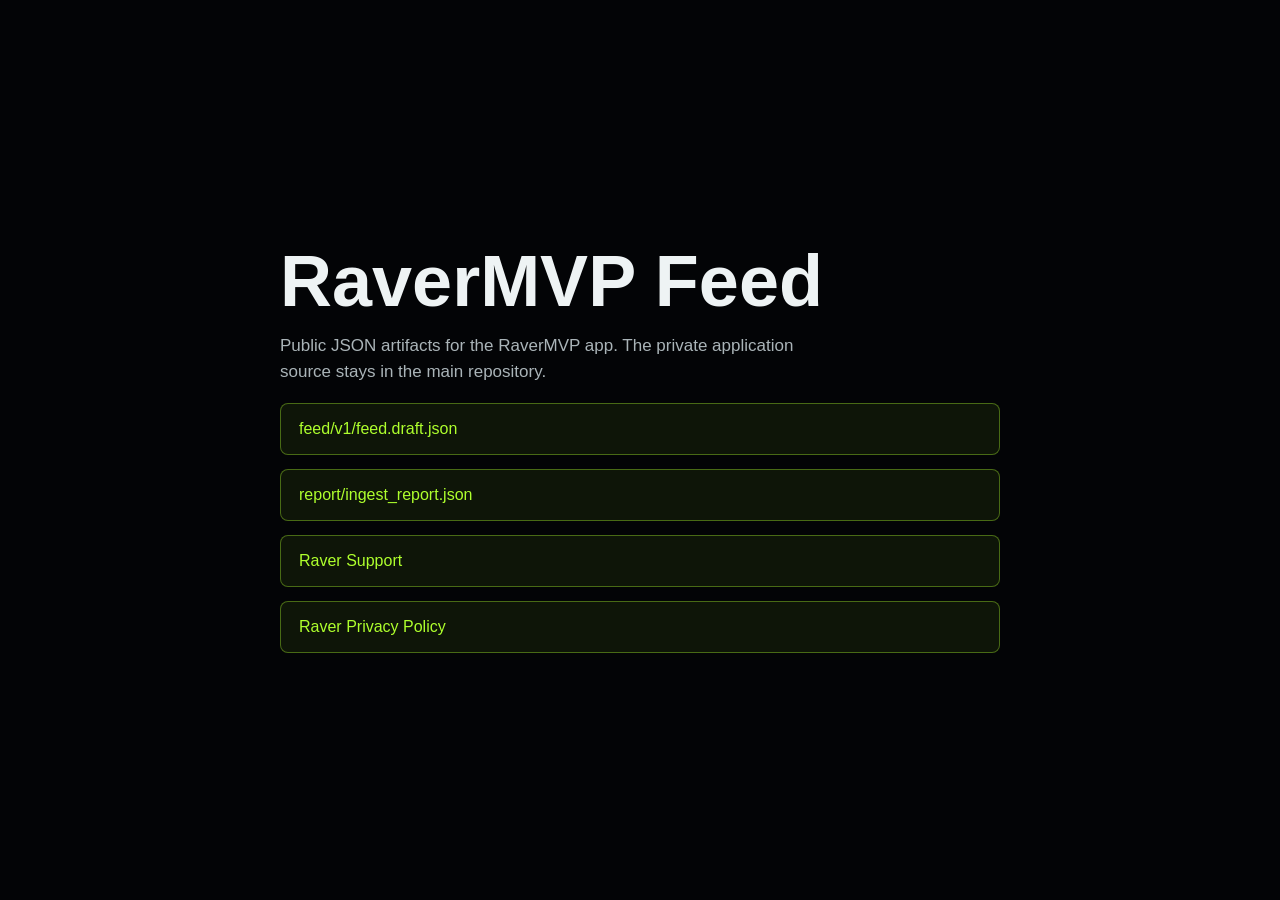
<file: index.html>
<!doctype html>
<meta charset="utf-8">
<meta name="viewport" content="width=device-width, initial-scale=1">
<title>RaverMVP Feed</title>
<style>
  :root {
    color-scheme: dark;
    font-family: -apple-system, BlinkMacSystemFont, "SF Pro Text", sans-serif;
    background: #030406;
    color: #eef3f4;
  }

  body {
    margin: 0;
    min-height: 100vh;
    display: grid;
    place-items: center;
  }

  main {
    width: min(720px, calc(100vw - 40px));
    padding: 40px 0;
  }

  h1 {
    margin: 0 0 12px;
    font-size: clamp(32px, 7vw, 72px);
    line-height: 0.95;
    letter-spacing: 0;
  }

  p {
    max-width: 560px;
    color: #aab4b8;
    font-size: 17px;
    line-height: 1.55;
  }

  a {
    display: block;
    margin-top: 14px;
    padding: 16px 18px;
    border: 1px solid rgba(174, 255, 45, 0.36);
    border-radius: 8px;
    color: #aeff2d;
    text-decoration: none;
    background: rgba(174, 255, 45, 0.07);
  }
</style>
<main>
  <h1>RaverMVP Feed</h1>
  <p>Public JSON artifacts for the RaverMVP app. The private application source stays in the main repository.</p>
  <a href="./feed/v1/feed.draft.json">feed/v1/feed.draft.json</a>
  <a href="./report/ingest_report.json">report/ingest_report.json</a>
  <a href="./support/">Raver Support</a>
  <a href="./privacy/">Raver Privacy Policy</a>
</main>
</file>
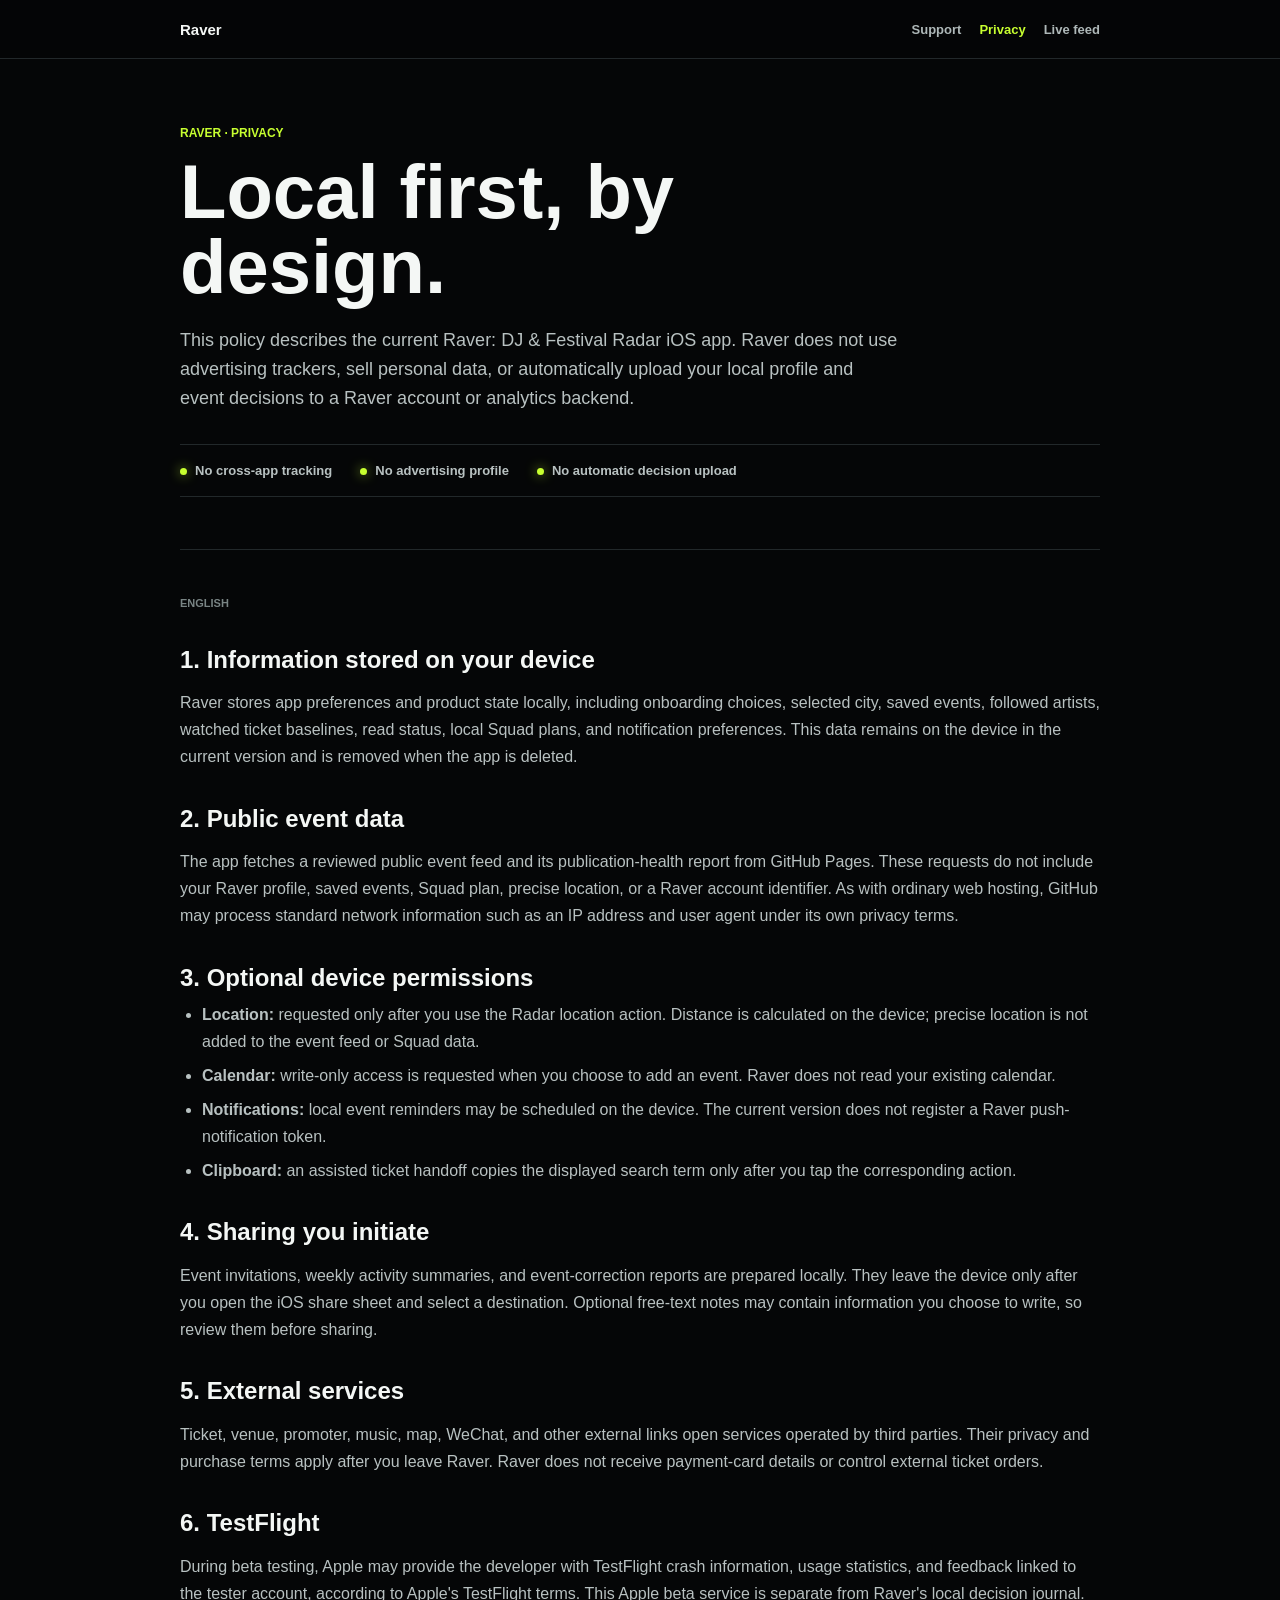
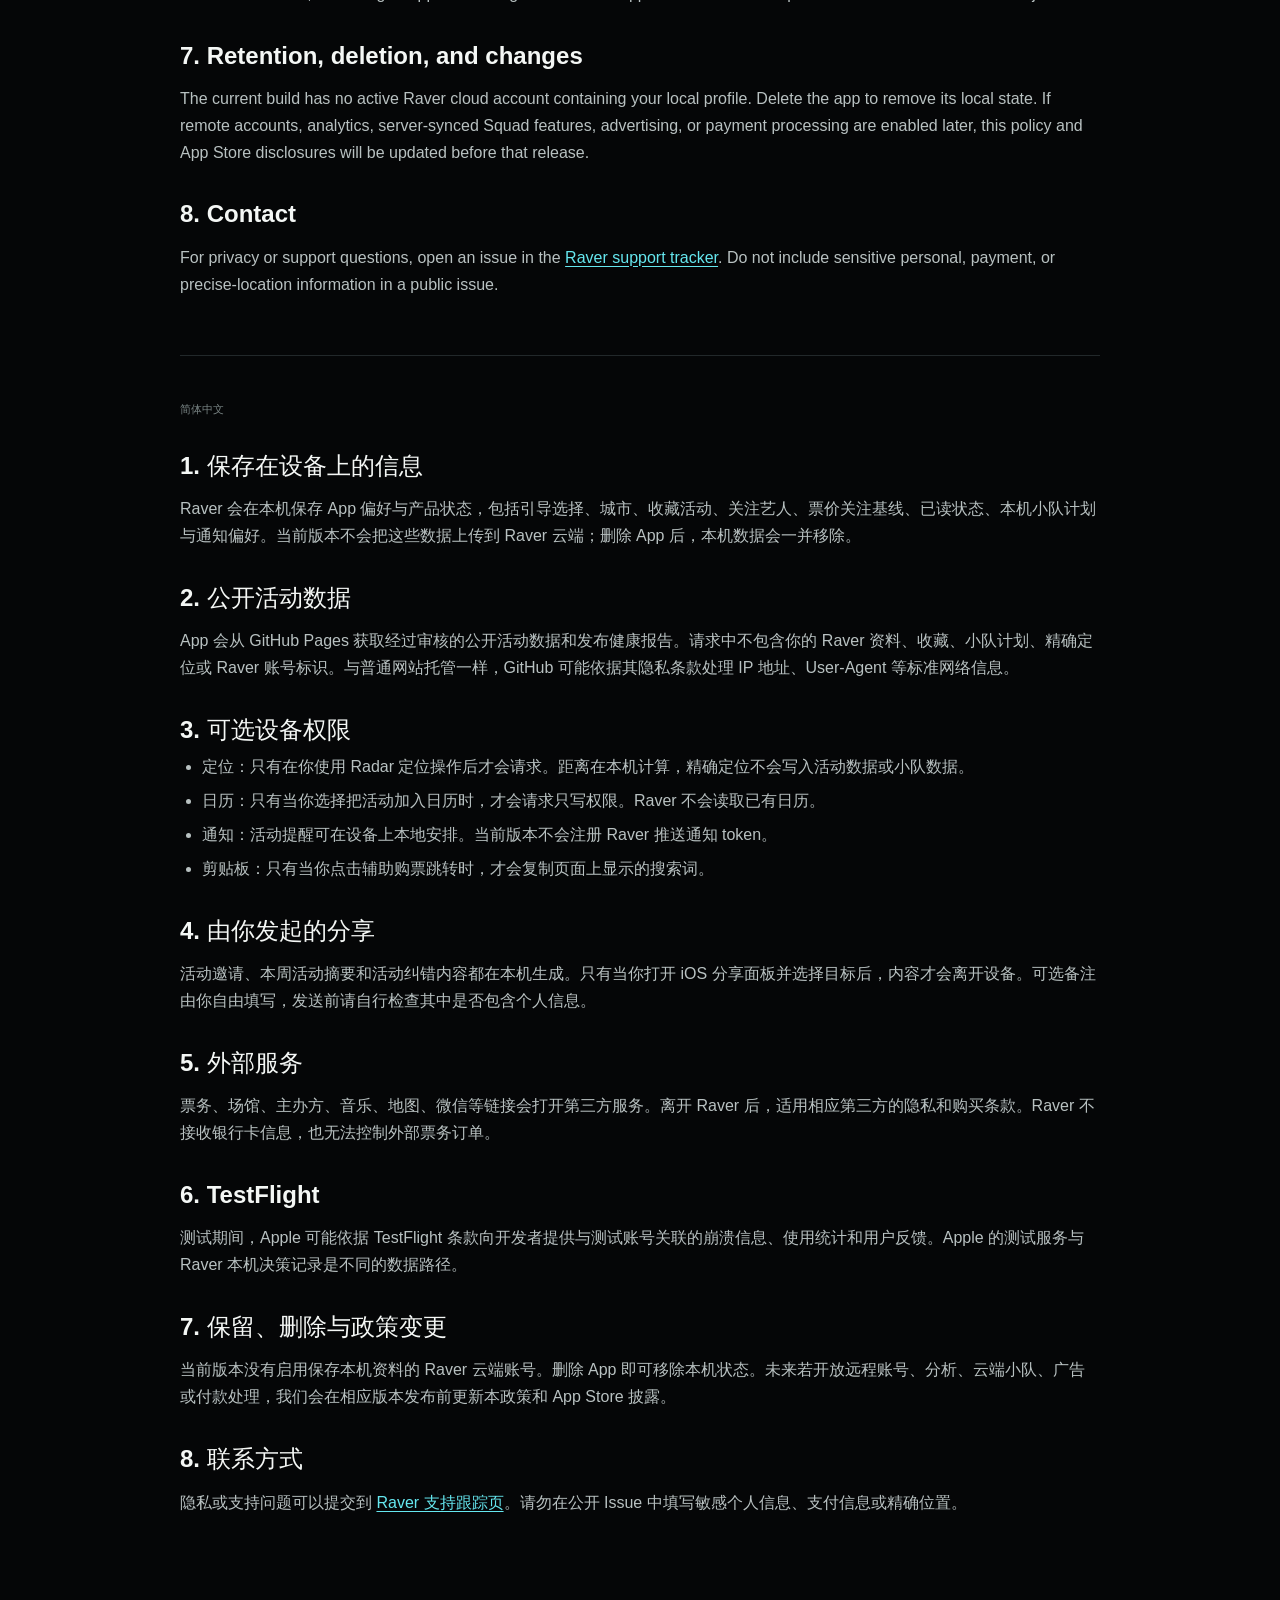
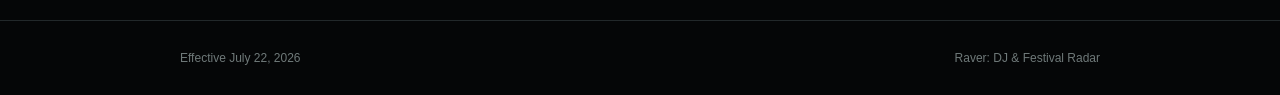
<file: privacy/index.html>
<!doctype html>
<html lang="en">
<head>
  <meta charset="utf-8">
  <meta name="viewport" content="width=device-width, initial-scale=1">
  <meta name="description" content="Privacy policy for Raver: DJ & Festival Radar.">
  <title>Raver Privacy Policy</title>
  <link rel="stylesheet" href="../assets/legal.css">
</head>
<body>
  <nav class="site-nav" aria-label="Primary">
    <div class="nav-inner">
      <a class="brand" href="../">Raver</a>
      <div class="nav-links">
        <a href="../support/">Support</a>
        <a href="./" aria-current="page">Privacy</a>
        <a href="../feed/v1/feed.draft.json">Live feed</a>
      </div>
    </div>
  </nav>

  <main>
    <p class="eyebrow">Raver · Privacy</p>
    <h1>Local first, by design.</h1>
    <p class="lede">This policy describes the current Raver: DJ &amp; Festival Radar iOS app. Raver does not use advertising trackers, sell personal data, or automatically upload your local profile and event decisions to a Raver account or analytics backend.</p>

    <div class="status-row" aria-label="Privacy summary">
      <span>No cross-app tracking</span>
      <span>No advertising profile</span>
      <span>No automatic decision upload</span>
    </div>

    <section class="language-band" lang="en">
      <p class="language-label">English</p>

      <h2>1. Information stored on your device</h2>
      <p>Raver stores app preferences and product state locally, including onboarding choices, selected city, saved events, followed artists, watched ticket baselines, read status, local Squad plans, and notification preferences. This data remains on the device in the current version and is removed when the app is deleted.</p>

      <h2>2. Public event data</h2>
      <p>The app fetches a reviewed public event feed and its publication-health report from GitHub Pages. These requests do not include your Raver profile, saved events, Squad plan, precise location, or a Raver account identifier. As with ordinary web hosting, GitHub may process standard network information such as an IP address and user agent under its own privacy terms.</p>

      <h2>3. Optional device permissions</h2>
      <ul>
        <li><strong>Location:</strong> requested only after you use the Radar location action. Distance is calculated on the device; precise location is not added to the event feed or Squad data.</li>
        <li><strong>Calendar:</strong> write-only access is requested when you choose to add an event. Raver does not read your existing calendar.</li>
        <li><strong>Notifications:</strong> local event reminders may be scheduled on the device. The current version does not register a Raver push-notification token.</li>
        <li><strong>Clipboard:</strong> an assisted ticket handoff copies the displayed search term only after you tap the corresponding action.</li>
      </ul>

      <h2>4. Sharing you initiate</h2>
      <p>Event invitations, weekly activity summaries, and event-correction reports are prepared locally. They leave the device only after you open the iOS share sheet and select a destination. Optional free-text notes may contain information you choose to write, so review them before sharing.</p>

      <h2>5. External services</h2>
      <p>Ticket, venue, promoter, music, map, WeChat, and other external links open services operated by third parties. Their privacy and purchase terms apply after you leave Raver. Raver does not receive payment-card details or control external ticket orders.</p>

      <h2>6. TestFlight</h2>
      <p>During beta testing, Apple may provide the developer with TestFlight crash information, usage statistics, and feedback linked to the tester account, according to Apple's TestFlight terms. This Apple beta service is separate from Raver's local decision journal.</p>

      <h2>7. Retention, deletion, and changes</h2>
      <p>The current build has no active Raver cloud account containing your local profile. Delete the app to remove its local state. If remote accounts, analytics, server-synced Squad features, advertising, or payment processing are enabled later, this policy and App Store disclosures will be updated before that release.</p>

      <h2>8. Contact</h2>
      <p>For privacy or support questions, open an issue in the <a href="https://github.com/roik378/RaverMVP-Feed/issues">Raver support tracker</a>. Do not include sensitive personal, payment, or precise-location information in a public issue.</p>
    </section>

    <section class="language-band" lang="zh-Hans">
      <p class="language-label">简体中文</p>

      <h2>1. 保存在设备上的信息</h2>
      <p>Raver 会在本机保存 App 偏好与产品状态，包括引导选择、城市、收藏活动、关注艺人、票价关注基线、已读状态、本机小队计划与通知偏好。当前版本不会把这些数据上传到 Raver 云端；删除 App 后，本机数据会一并移除。</p>

      <h2>2. 公开活动数据</h2>
      <p>App 会从 GitHub Pages 获取经过审核的公开活动数据和发布健康报告。请求中不包含你的 Raver 资料、收藏、小队计划、精确定位或 Raver 账号标识。与普通网站托管一样，GitHub 可能依据其隐私条款处理 IP 地址、User-Agent 等标准网络信息。</p>

      <h2>3. 可选设备权限</h2>
      <ul>
        <li><strong>定位：</strong>只有在你使用 Radar 定位操作后才会请求。距离在本机计算，精确定位不会写入活动数据或小队数据。</li>
        <li><strong>日历：</strong>只有当你选择把活动加入日历时，才会请求只写权限。Raver 不会读取已有日历。</li>
        <li><strong>通知：</strong>活动提醒可在设备上本地安排。当前版本不会注册 Raver 推送通知 token。</li>
        <li><strong>剪贴板：</strong>只有当你点击辅助购票跳转时，才会复制页面上显示的搜索词。</li>
      </ul>

      <h2>4. 由你发起的分享</h2>
      <p>活动邀请、本周活动摘要和活动纠错内容都在本机生成。只有当你打开 iOS 分享面板并选择目标后，内容才会离开设备。可选备注由你自由填写，发送前请自行检查其中是否包含个人信息。</p>

      <h2>5. 外部服务</h2>
      <p>票务、场馆、主办方、音乐、地图、微信等链接会打开第三方服务。离开 Raver 后，适用相应第三方的隐私和购买条款。Raver 不接收银行卡信息，也无法控制外部票务订单。</p>

      <h2>6. TestFlight</h2>
      <p>测试期间，Apple 可能依据 TestFlight 条款向开发者提供与测试账号关联的崩溃信息、使用统计和用户反馈。Apple 的测试服务与 Raver 本机决策记录是不同的数据路径。</p>

      <h2>7. 保留、删除与政策变更</h2>
      <p>当前版本没有启用保存本机资料的 Raver 云端账号。删除 App 即可移除本机状态。未来若开放远程账号、分析、云端小队、广告或付款处理，我们会在相应版本发布前更新本政策和 App Store 披露。</p>

      <h2>8. 联系方式</h2>
      <p>隐私或支持问题可以提交到 <a href="https://github.com/roik378/RaverMVP-Feed/issues">Raver 支持跟踪页</a>。请勿在公开 Issue 中填写敏感个人信息、支付信息或精确位置。</p>
    </section>
  </main>

  <footer>
    <div class="footer-inner">
      <span>Effective July 22, 2026</span>
      <span>Raver: DJ &amp; Festival Radar</span>
    </div>
  </footer>
</body>
</html>
</file>
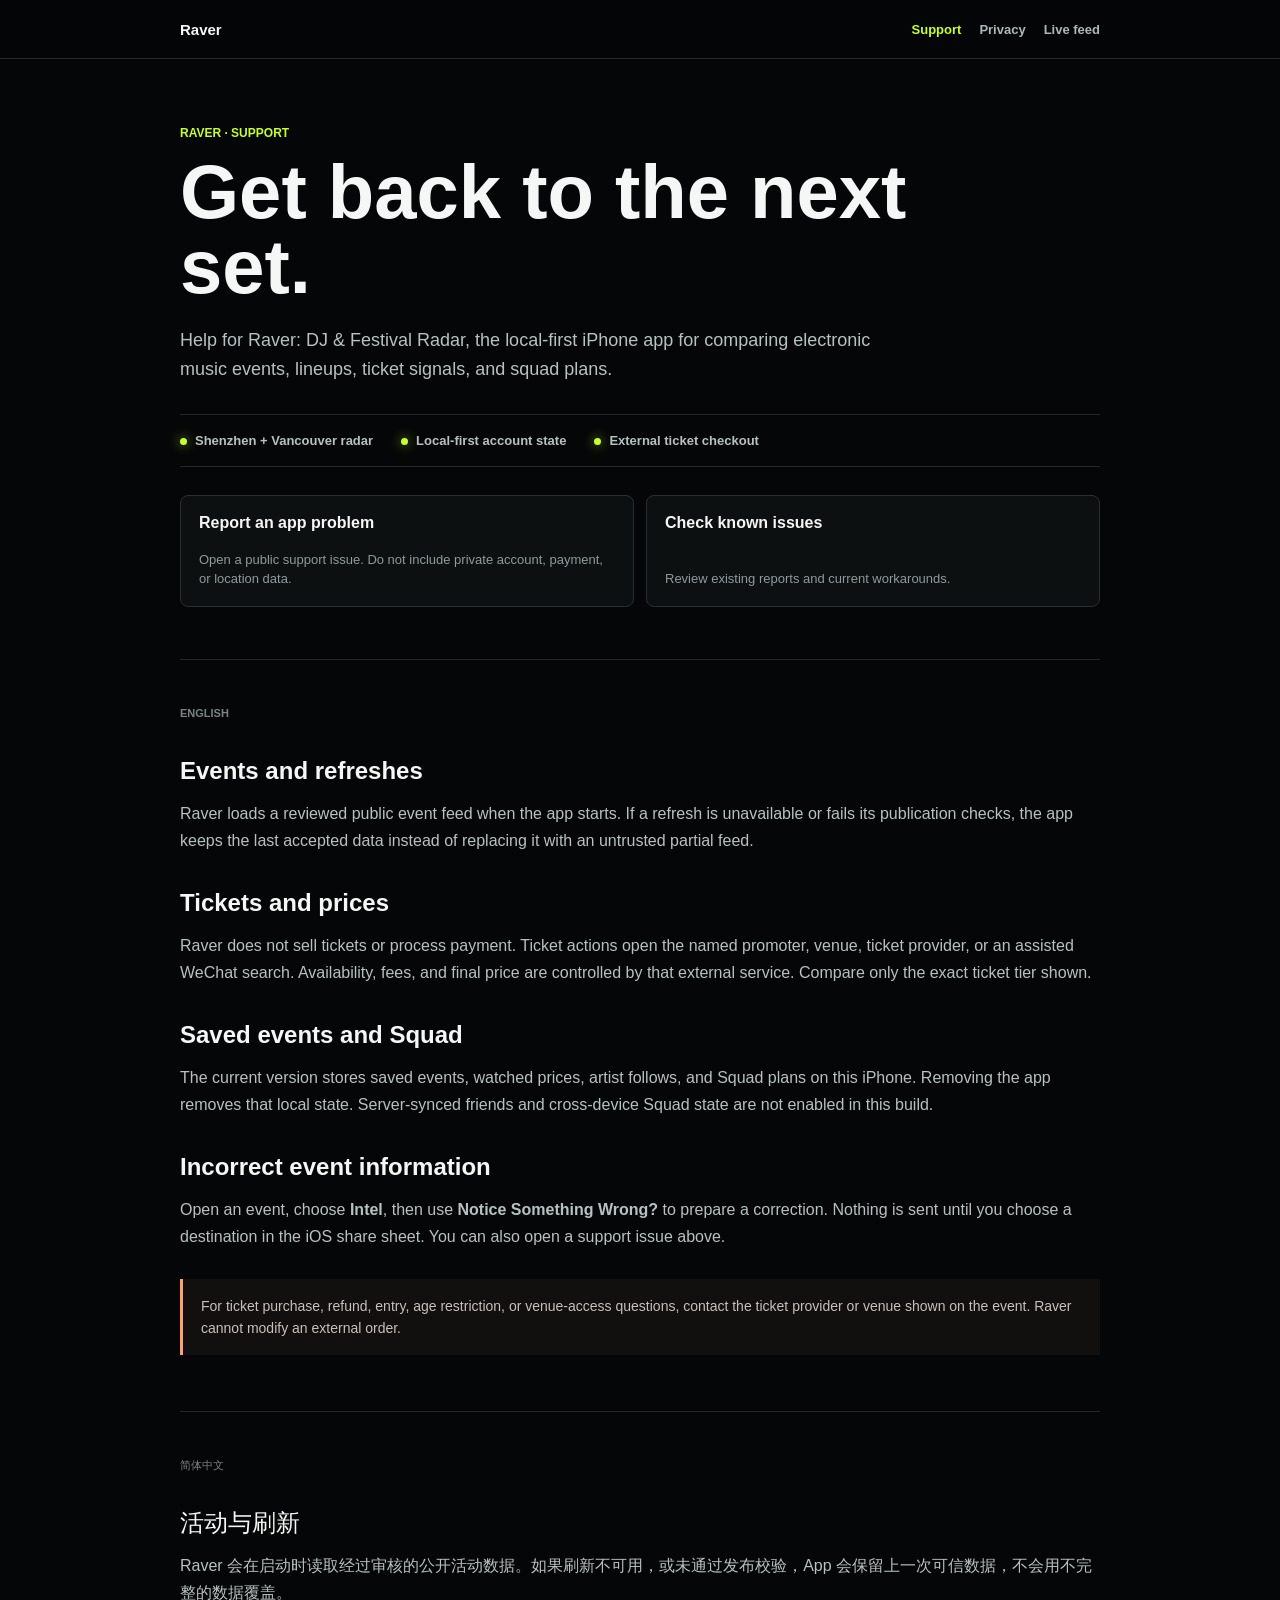
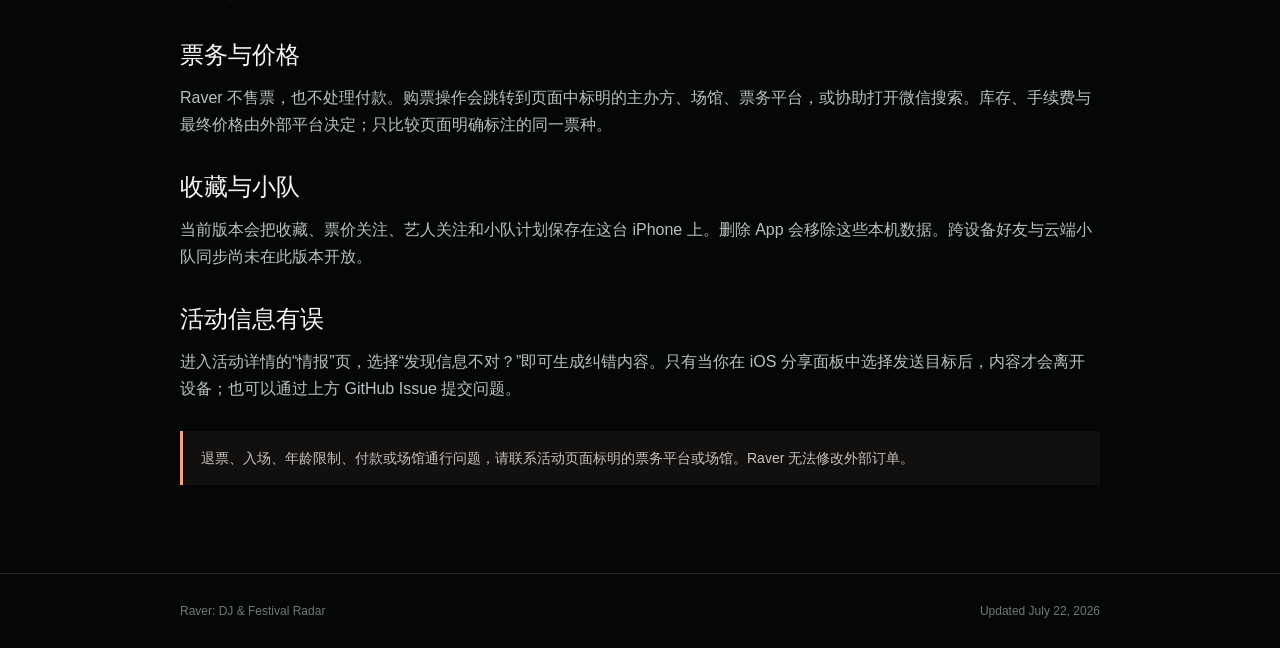
<file: support/index.html>
<!doctype html>
<html lang="en">
<head>
  <meta charset="utf-8">
  <meta name="viewport" content="width=device-width, initial-scale=1">
  <meta name="description" content="Support for Raver: DJ & Festival Radar.">
  <title>Raver Support</title>
  <link rel="stylesheet" href="../assets/legal.css">
</head>
<body>
  <nav class="site-nav" aria-label="Primary">
    <div class="nav-inner">
      <a class="brand" href="../">Raver</a>
      <div class="nav-links">
        <a href="./" aria-current="page">Support</a>
        <a href="../privacy/">Privacy</a>
        <a href="../feed/v1/feed.draft.json">Live feed</a>
      </div>
    </div>
  </nav>

  <main>
    <p class="eyebrow">Raver · Support</p>
    <h1>Get back to the next set.</h1>
    <p class="lede">Help for Raver: DJ &amp; Festival Radar, the local-first iPhone app for comparing electronic music events, lineups, ticket signals, and squad plans.</p>

    <div class="status-row" aria-label="Product status">
      <span>Shenzhen + Vancouver radar</span>
      <span>Local-first account state</span>
      <span>External ticket checkout</span>
    </div>

    <div class="action-grid">
      <a class="action" href="https://github.com/roik378/RaverMVP-Feed/issues/new">
        <strong>Report an app problem</strong>
        <span>Open a public support issue. Do not include private account, payment, or location data.</span>
      </a>
      <a class="action" href="https://github.com/roik378/RaverMVP-Feed/issues">
        <strong>Check known issues</strong>
        <span>Review existing reports and current workarounds.</span>
      </a>
    </div>

    <section class="language-band" lang="en">
      <p class="language-label">English</p>

      <h2>Events and refreshes</h2>
      <p>Raver loads a reviewed public event feed when the app starts. If a refresh is unavailable or fails its publication checks, the app keeps the last accepted data instead of replacing it with an untrusted partial feed.</p>

      <h2>Tickets and prices</h2>
      <p>Raver does not sell tickets or process payment. Ticket actions open the named promoter, venue, ticket provider, or an assisted WeChat search. Availability, fees, and final price are controlled by that external service. Compare only the exact ticket tier shown.</p>

      <h2>Saved events and Squad</h2>
      <p>The current version stores saved events, watched prices, artist follows, and Squad plans on this iPhone. Removing the app removes that local state. Server-synced friends and cross-device Squad state are not enabled in this build.</p>

      <h2>Incorrect event information</h2>
      <p>Open an event, choose <strong>Intel</strong>, then use <strong>Notice Something Wrong?</strong> to prepare a correction. Nothing is sent until you choose a destination in the iOS share sheet. You can also open a support issue above.</p>

      <div class="notice">For ticket purchase, refund, entry, age restriction, or venue-access questions, contact the ticket provider or venue shown on the event. Raver cannot modify an external order.</div>
    </section>

    <section class="language-band" lang="zh-Hans">
      <p class="language-label">简体中文</p>

      <h2>活动与刷新</h2>
      <p>Raver 会在启动时读取经过审核的公开活动数据。如果刷新不可用，或未通过发布校验，App 会保留上一次可信数据，不会用不完整的数据覆盖。</p>

      <h2>票务与价格</h2>
      <p>Raver 不售票，也不处理付款。购票操作会跳转到页面中标明的主办方、场馆、票务平台，或协助打开微信搜索。库存、手续费与最终价格由外部平台决定；只比较页面明确标注的同一票种。</p>

      <h2>收藏与小队</h2>
      <p>当前版本会把收藏、票价关注、艺人关注和小队计划保存在这台 iPhone 上。删除 App 会移除这些本机数据。跨设备好友与云端小队同步尚未在此版本开放。</p>

      <h2>活动信息有误</h2>
      <p>进入活动详情的“情报”页，选择“发现信息不对？”即可生成纠错内容。只有当你在 iOS 分享面板中选择发送目标后，内容才会离开设备；也可以通过上方 GitHub Issue 提交问题。</p>

      <div class="notice">退票、入场、年龄限制、付款或场馆通行问题，请联系活动页面标明的票务平台或场馆。Raver 无法修改外部订单。</div>
    </section>
  </main>

  <footer>
    <div class="footer-inner">
      <span>Raver: DJ &amp; Festival Radar</span>
      <span>Updated July 22, 2026</span>
    </div>
  </footer>
</body>
</html>
</file>
<file: assets/legal.css>
:root {
  color-scheme: dark;
  font-family: -apple-system, BlinkMacSystemFont, "SF Pro Text", "PingFang SC", sans-serif;
  background: #050607;
  color: #f4f7f5;
  font-synthesis: none;
}

* {
  box-sizing: border-box;
}

body {
  margin: 0;
  min-height: 100vh;
  background: #050607;
}

a {
  color: #65e7ef;
  text-underline-offset: 3px;
}

a:hover {
  color: #b8fbff;
}

a:focus-visible {
  outline: 2px solid #65e7ef;
  outline-offset: 4px;
}

.site-nav {
  position: sticky;
  top: 0;
  z-index: 10;
  border-bottom: 1px solid #22282a;
  background: rgba(5, 6, 7, 0.92);
  backdrop-filter: blur(22px) saturate(140%);
  -webkit-backdrop-filter: blur(22px) saturate(140%);
}

.nav-inner {
  width: min(920px, calc(100% - 32px));
  min-height: 58px;
  margin: 0 auto;
  display: flex;
  align-items: center;
  justify-content: space-between;
  gap: 20px;
}

.brand {
  color: #f4f7f5;
  font-size: 15px;
  font-weight: 800;
  text-decoration: none;
}

.nav-links {
  display: flex;
  align-items: center;
  gap: 18px;
  font-size: 13px;
  font-weight: 700;
}

.nav-links a {
  color: #aeb8b8;
  text-decoration: none;
}

.nav-links a[aria-current="page"] {
  color: #c7ff30;
}

main {
  width: min(920px, calc(100% - 32px));
  margin: 0 auto;
  padding: 64px 0 88px;
}

.eyebrow {
  margin: 0 0 12px;
  color: #c7ff30;
  font-size: 12px;
  font-weight: 850;
  text-transform: uppercase;
}

h1,
h2,
h3,
p {
  letter-spacing: 0;
}

h1 {
  max-width: 760px;
  margin: 0;
  font-size: 76px;
  line-height: 0.98;
  font-weight: 850;
}

.lede {
  max-width: 720px;
  margin: 22px 0 0;
  color: #b8c1c1;
  font-size: 18px;
  line-height: 1.62;
}

.status-row {
  margin-top: 30px;
  padding: 18px 0;
  display: flex;
  flex-wrap: wrap;
  gap: 12px 28px;
  border-top: 1px solid #22282a;
  border-bottom: 1px solid #22282a;
  color: #b8c1c1;
  font-size: 13px;
  font-weight: 700;
}

.status-row span::before {
  content: "";
  width: 7px;
  height: 7px;
  margin-right: 8px;
  display: inline-block;
  border-radius: 50%;
  background: #c7ff30;
  box-shadow: 0 0 12px rgba(199, 255, 48, 0.72);
}

.language-band {
  margin-top: 56px;
  padding-top: 44px;
  border-top: 1px solid #22282a;
}

.language-band:first-of-type {
  margin-top: 52px;
}

.language-label {
  margin: 0 0 28px;
  color: #798484;
  font-size: 11px;
  font-weight: 850;
  text-transform: uppercase;
}

h2 {
  margin: 34px 0 10px;
  font-size: 24px;
  line-height: 1.18;
}

h3 {
  margin: 0 0 8px;
  font-size: 16px;
}

p,
li {
  color: #b8c1c1;
  font-size: 16px;
  line-height: 1.68;
}

ul {
  margin: 10px 0 0;
  padding-left: 22px;
}

li + li {
  margin-top: 7px;
}

.action-grid {
  margin-top: 28px;
  display: grid;
  grid-template-columns: repeat(2, minmax(0, 1fr));
  gap: 12px;
}

.action {
  min-height: 112px;
  padding: 18px;
  display: flex;
  flex-direction: column;
  justify-content: space-between;
  border: 1px solid #293033;
  border-radius: 8px;
  background: #0d1011;
  color: #f4f7f5;
  text-decoration: none;
}

.action:hover {
  border-color: #65e7ef;
  color: #f4f7f5;
}

.action strong {
  font-size: 16px;
}

.action span {
  color: #8f9a9a;
  font-size: 13px;
  line-height: 1.45;
}

.notice {
  margin-top: 28px;
  padding: 16px 18px;
  border-left: 3px solid #ff9e73;
  background: #11100f;
  color: #c8c0bb;
  font-size: 14px;
  line-height: 1.58;
}

footer {
  border-top: 1px solid #22282a;
}

.footer-inner {
  width: min(920px, calc(100% - 32px));
  min-height: 74px;
  margin: 0 auto;
  display: flex;
  align-items: center;
  justify-content: space-between;
  gap: 20px;
  color: #6f7979;
  font-size: 12px;
}

@media (max-width: 900px) {
  h1 {
    font-size: 56px;
  }
}

@media (max-width: 640px) {
  .nav-inner,
  .footer-inner {
    align-items: flex-start;
    flex-direction: column;
    justify-content: center;
    gap: 8px;
    padding: 12px 0;
  }

  .nav-links {
    width: 100%;
    justify-content: space-between;
  }

  main {
    padding-top: 44px;
  }

  h1 {
    font-size: 42px;
  }

  .action-grid {
    grid-template-columns: 1fr;
  }
}

@media (prefers-reduced-motion: reduce) {
  * {
    scroll-behavior: auto !important;
  }
}
</file>
